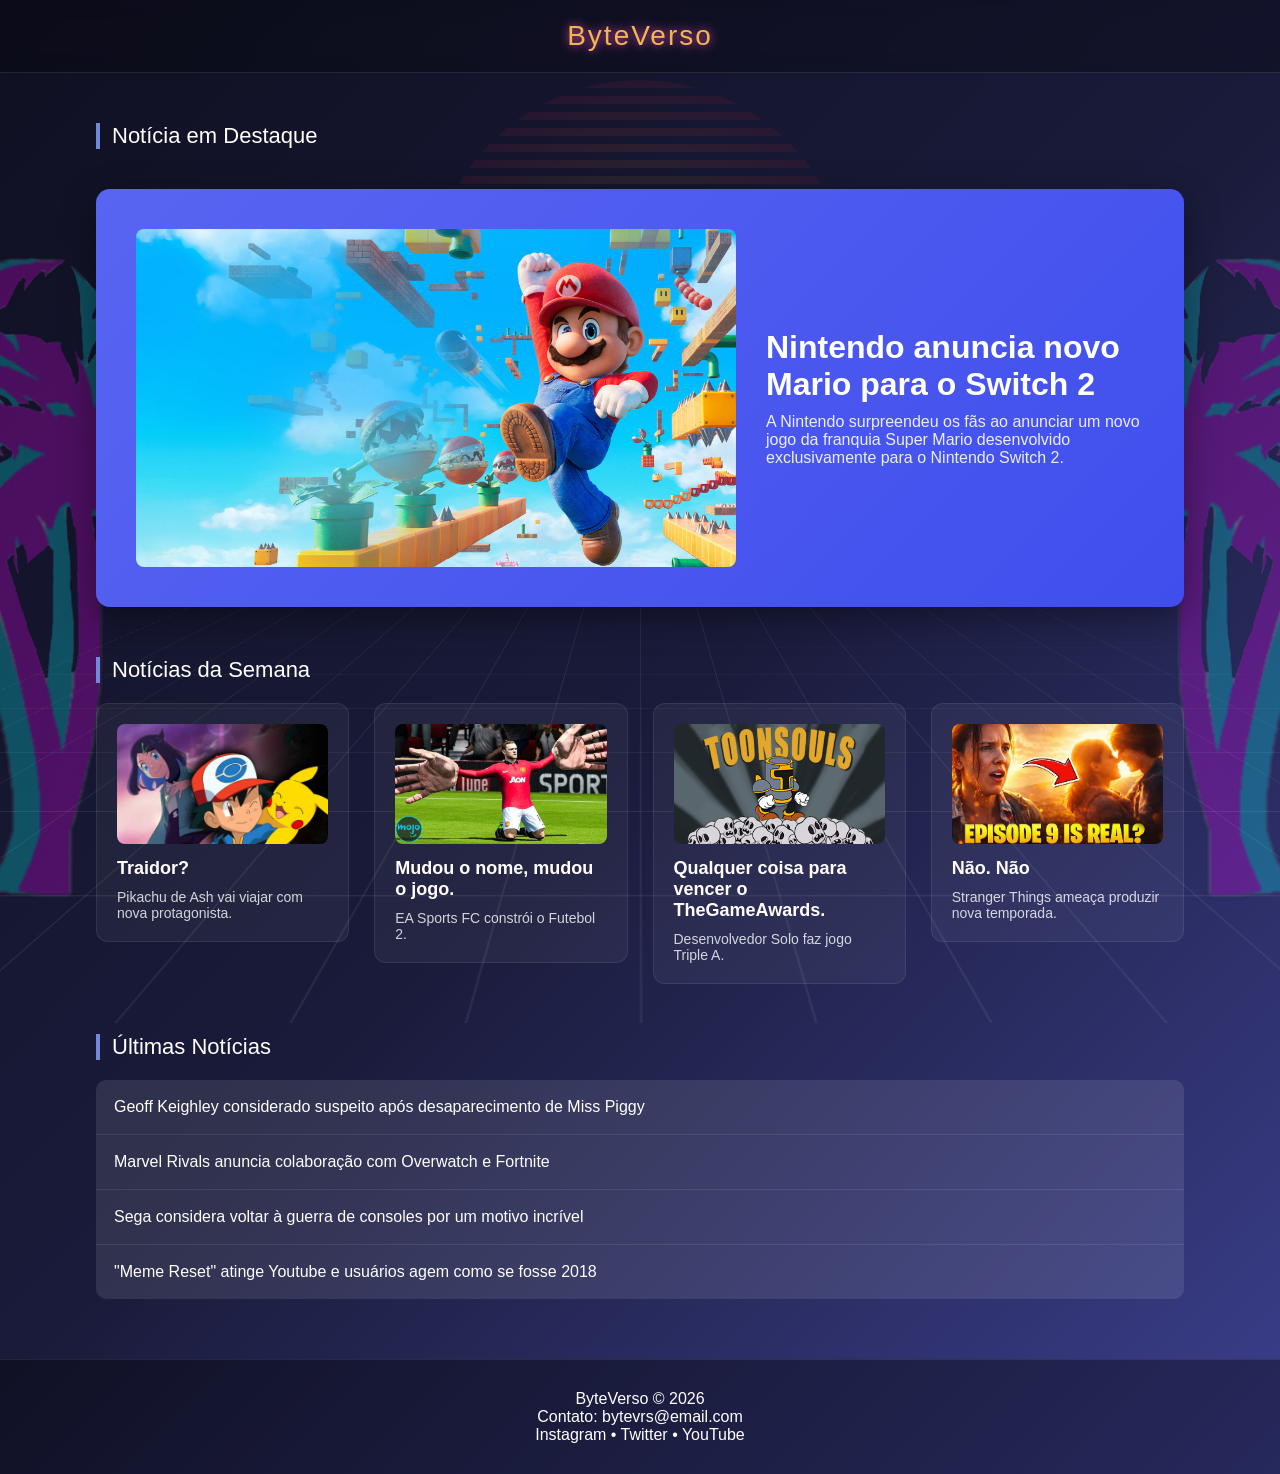
<file: index.html>
<!DOCTYPE html>
<html lang="pt-br">
<head>
    <meta charset="UTF-8">
    <meta name="viewport" content="width=device-width, initial-scale=1.0">
    <title>ByteVerso</title>
    <link rel="icon" href="imagens/sol.png">
    <link rel="stylesheet" href="css/style.css">
</head>
<body>
    <img src="imagens/palmeiras.png" class="palmeira-esquerda"></div>
    <img src="imagens/palmeiras.png" class="palmeira-direita"></div>
    <header>
        <div class="conteudo-header">
            <div class="logo">ByteVerso</div>
            </div>
    </header>
    <main class="container">
        <h2 class="titulo-sessao">Notícia em Destaque</h2>
    <a href="mario.html">
        <section class="noticia-main">
        <article class="noticia-destaque">
            <img class="imagem-main" src="imagens/mario.jpg" alt="Imagem do personagem Mário pulando rodeado por adereços da franquia">
            <div class="texto-main">
            <h1>Nintendo anuncia novo Mario para o Switch 2</h1>
            <p>A Nintendo surpreendeu os fãs ao anunciar um novo jogo da franquia Super Mario desenvolvido exclusivamente para o Nintendo Switch 2.</p>
            </div>
        </article>
    </section>
    </a>
    <section>
    <h2 class="titulo-sessao">Notícias da Semana</h2>
        <div class="grade">
            <a href="pokemon.html"><article class="card">
                <img src="imagens/pokemon.jpg" alt="Montagem do Ash, seu pokemon Pikachu e a nova protagonista do anime.">
                <h3>Traidor?</h3>
                <p>Pikachu de Ash vai viajar com nova protagonista.</p>
            </article></a>
            <a href="fifa.html"><article class="card">
                <img src="imagens/fifa.jpg" alt="Um jogador de futebol com mãos enormes.">
                <h3>Mudou o nome, mudou o jogo.</h3>
                <p>EA Sports FC constrói o Futebol 2.</p>
            </article></a>
            <a href="indie.html"><article class="card">
                <img src="imagens/toonsouls.jpg" alt="Cavaleiro de desenho animado em cima de caveiras">
                <h3>Qualquer coisa para vencer o TheGameAwards.</h3>
                <p>Desenvolvedor Solo faz jogo Triple A.</p>
            </article></a>
            <a href="st.html"><article class="card">
                <img src="imagens/st.png" alt="Montagem de Eleven de Stranger Things com a legenda: Episódio 9 é real?">
                <h3>Não. Não</h3>
                <p>Stranger Things ameaça produzir nova temporada.</p>
            </article></a>
        </div>
    </section>
    <section>
        <h2 class="titulo-sessao">Últimas Notícias</h2>
        <ul class="recente">
            <li><a href="geoff.html">Geoff Keighley considerado suspeito após desaparecimento de Miss Piggy</a></li>
            <li><a href="colaboracao.html">Marvel Rivals anuncia colaboração com Overwatch e Fortnite</a></li>
            <li><a href="sega.html">Sega considera voltar à guerra de consoles por um motivo incrível</a></li>
            <li><a href="memereset.html">"Meme Reset" atinge Youtube e usuários agem como se fosse 2018</a></li>
        </ul>
    </section>
    </main>
    <footer>
    <p>ByteVerso © 2026</p>
    <p>Contato: bytevrs@email.com</p>
    <p>Instagram • Twitter • YouTube</p>
    </footer>
</body>
</html>
</file>
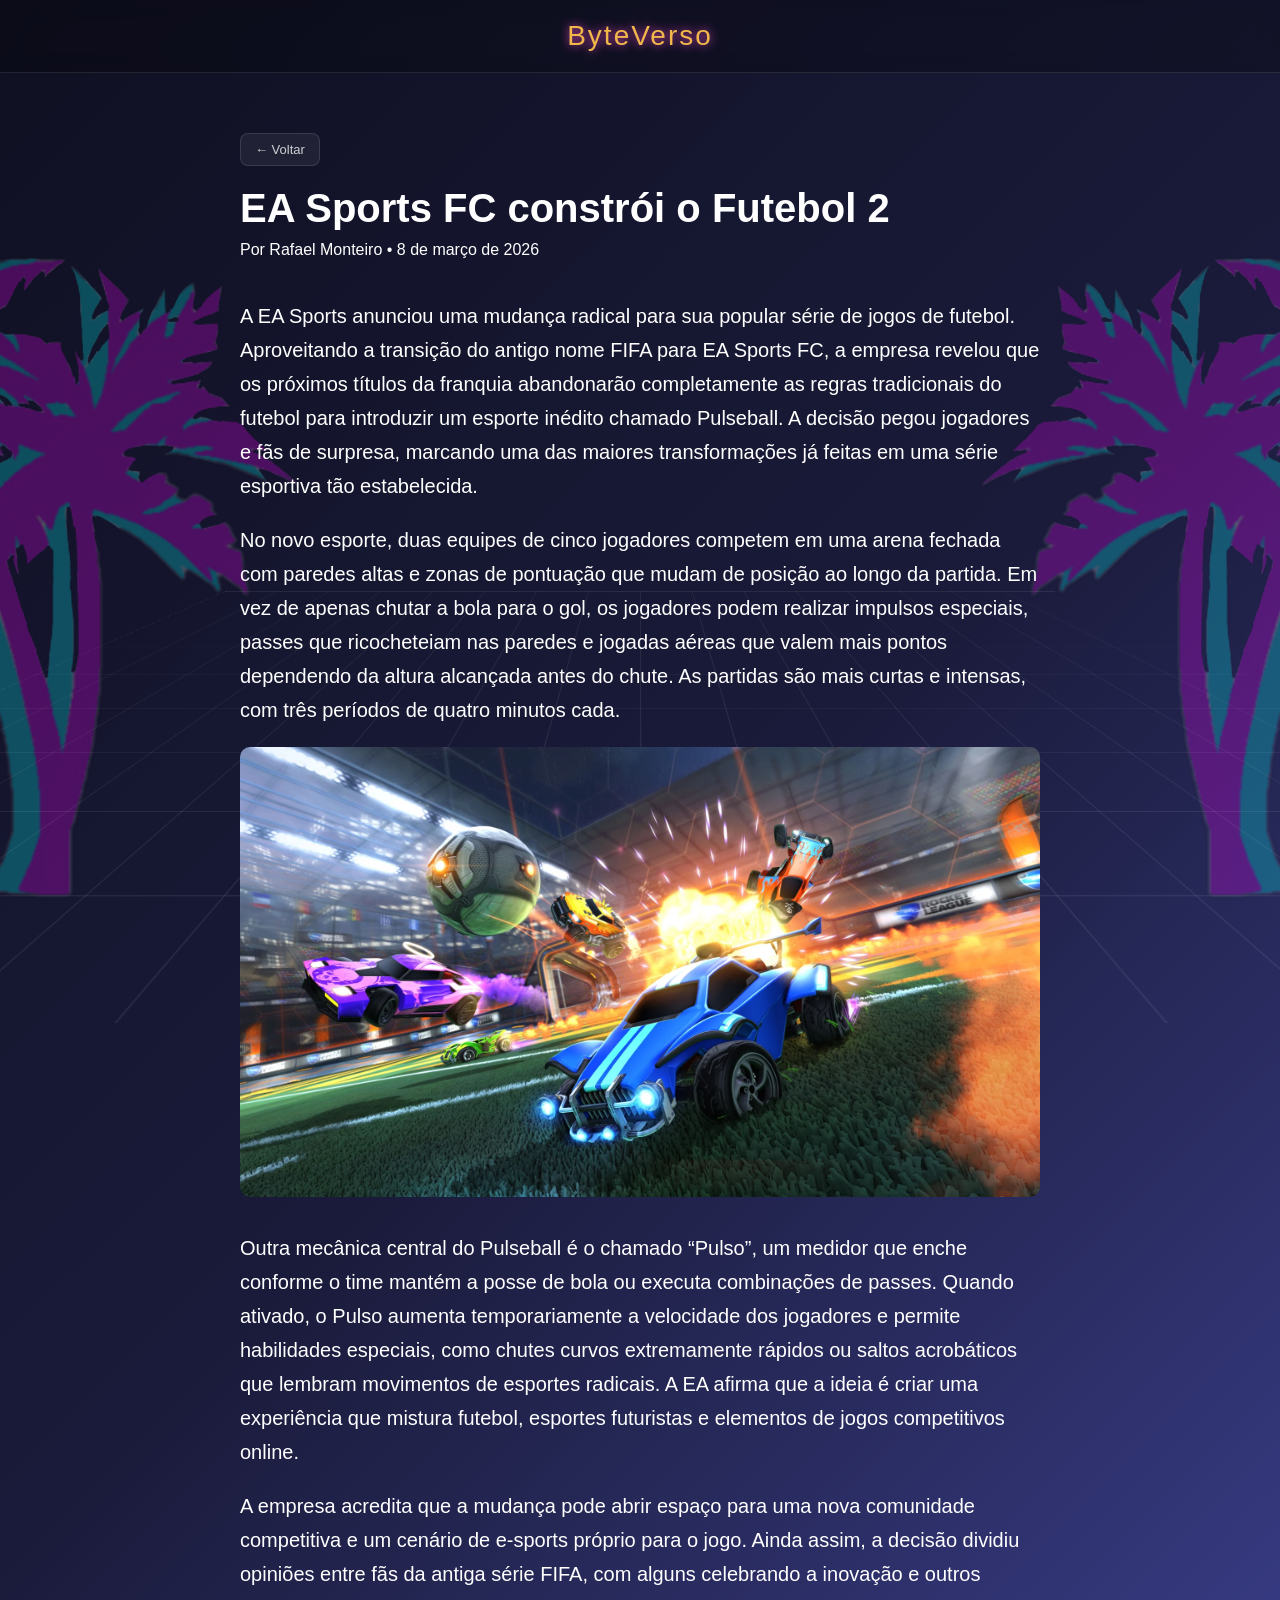
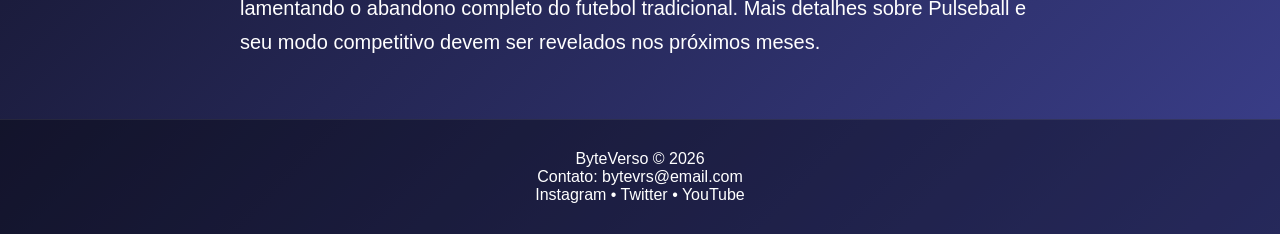
<file: fifa.html>
<!DOCTYPE html>
<html lang="en">
<head>
    <meta charset="UTF-8">
    <meta name="viewport" content="width=device-width, initial-scale=1.0">
    <title>EA Sports FC MUDOU | ByteVerso</title>
    <link rel="icon" href="imagens/sol.png">
    <link rel="stylesheet" href="css/style.css">
    <style>body::before{opacity: 0;}</style>
</head>
<body>
    <img src="imagens/palmeiras.png" class="palmeira-esquerda"></div>
    <img src="imagens/palmeiras.png" class="palmeira-direita"></div>
    <header>
        <div class="conteudo-header">
            <div class="logo">ByteVerso</div>
        </div>
    </header>
    <main class="container">
        <article class="pagina-noticia">
            <a href="index.html" class="botao-voltar">← Voltar</a>
            <h1 class="titulo-noticia">EA Sports FC constrói o Futebol 2</h1>
            <p class="info-noticia"> Por
            <span class="autor">Rafael Monteiro</span> • 
            <date class="data">8 de março de 2026 </date>
            </p>

            <div class="conteudo-noticia">
                <p class="primeiro-paragrafo">A EA Sports anunciou uma mudança radical para sua popular série de jogos de futebol. Aproveitando a transição do antigo nome FIFA para EA Sports FC, a empresa revelou que os próximos títulos da franquia abandonarão completamente as regras tradicionais do futebol para introduzir um esporte inédito chamado Pulseball. A decisão pegou jogadores e fãs de surpresa, marcando uma das maiores transformações já feitas em uma série esportiva tão estabelecida.</p>
                <p>No novo esporte, duas equipes de cinco jogadores competem em uma arena fechada com paredes altas e zonas de pontuação que mudam de posição ao longo da partida. Em vez de apenas chutar a bola para o gol, os jogadores podem realizar impulsos especiais, passes que ricocheteiam nas paredes e jogadas aéreas que valem mais pontos dependendo da altura alcançada antes do chute. As partidas são mais curtas e intensas, com três períodos de quatro minutos cada.</p>

                <img src="imagens/fifa.webp" alt="Jogo de futebol com carros com uma explosão de fundo." class="imagem-noticia">

                <p>Outra mecânica central do Pulseball é o chamado “Pulso”, um medidor que enche conforme o time mantém a posse de bola ou executa combinações de passes. Quando ativado, o Pulso aumenta temporariamente a velocidade dos jogadores e permite habilidades especiais, como chutes curvos extremamente rápidos ou saltos acrobáticos que lembram movimentos de esportes radicais. A EA afirma que a ideia é criar uma experiência que mistura futebol, esportes futuristas e elementos de jogos competitivos online.</p>
                <p>A empresa acredita que a mudança pode abrir espaço para uma nova comunidade competitiva e um cenário de e-sports próprio para o jogo. Ainda assim, a decisão dividiu opiniões entre fãs da antiga série FIFA, com alguns celebrando a inovação e outros lamentando o abandono completo do futebol tradicional. Mais detalhes sobre Pulseball e seu modo competitivo devem ser revelados nos próximos meses.</p>
            </div>

        </article>
    </main>
    <footer>
        <p>ByteVerso © 2026</p>
        <p>Contato: bytevrs@email.com</p>
        <p>Instagram • Twitter • YouTube</p>
    </footer>
</body>
</html>
</file>
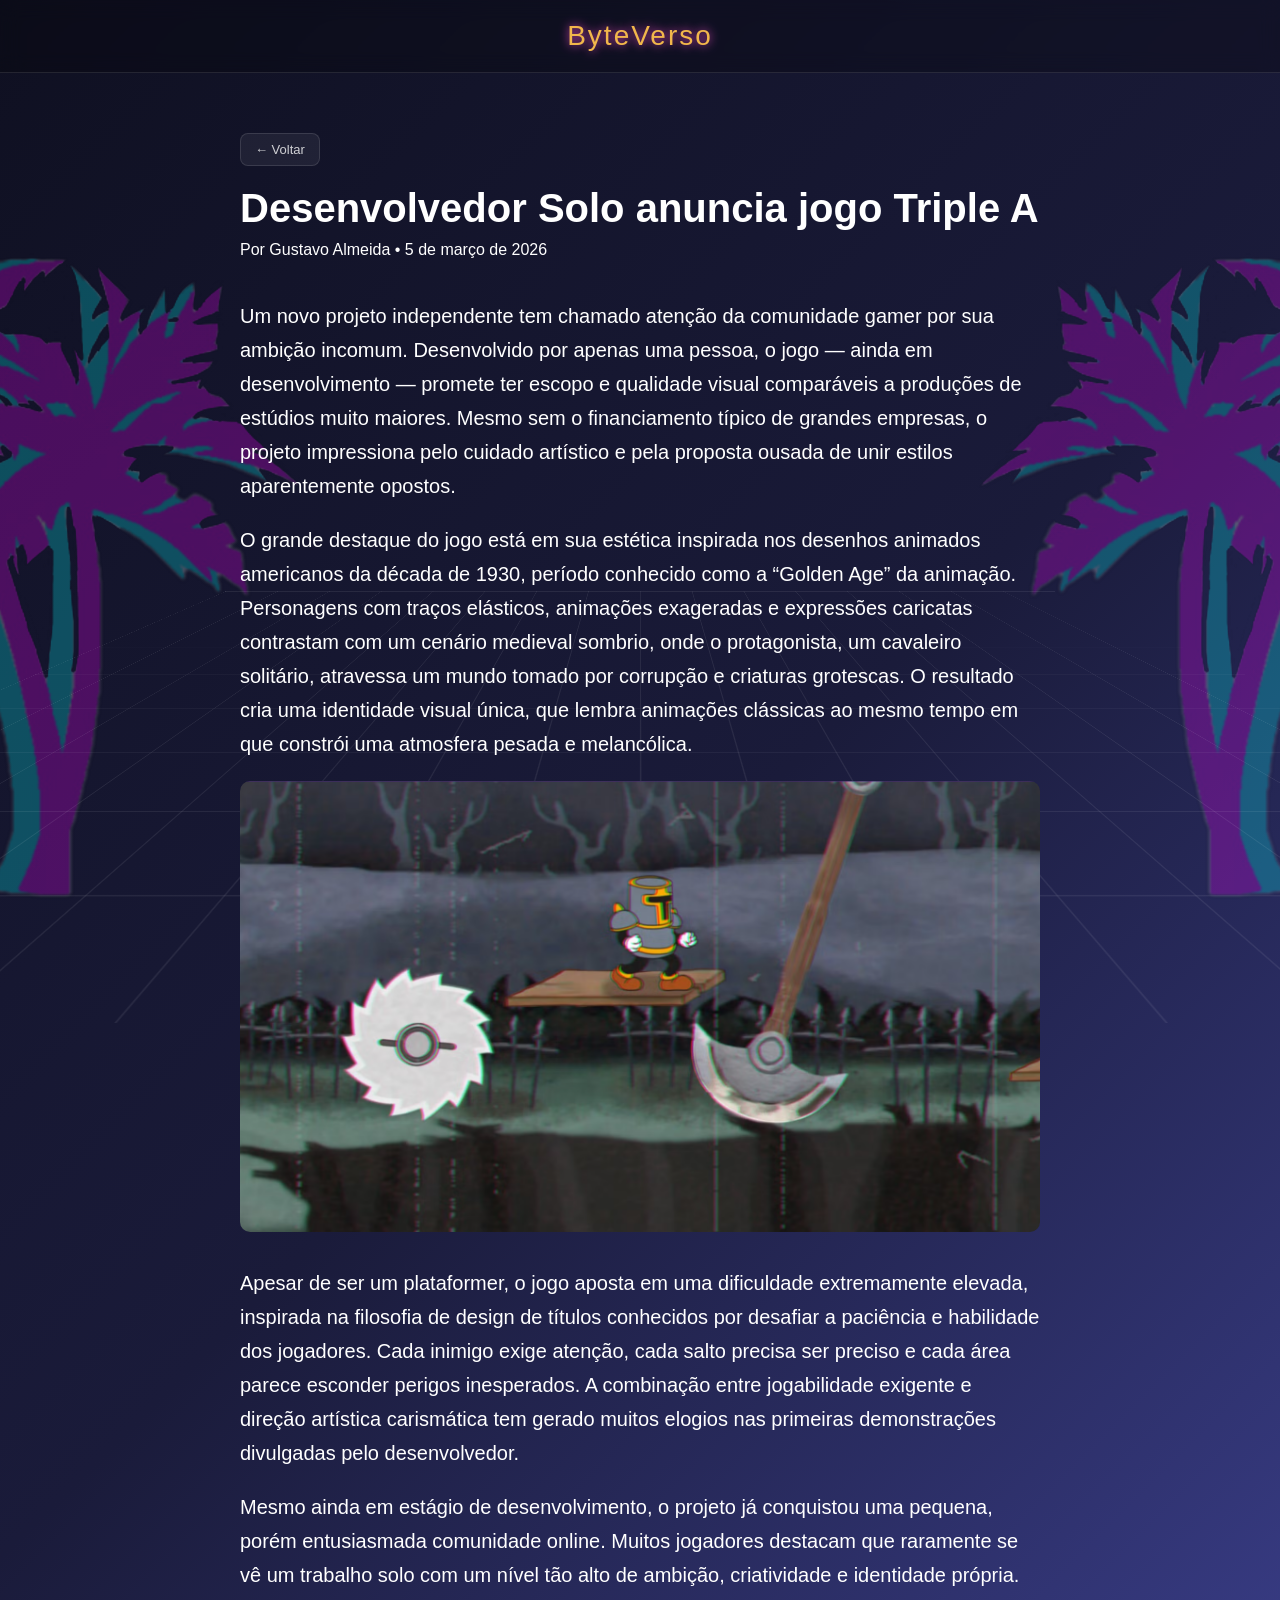
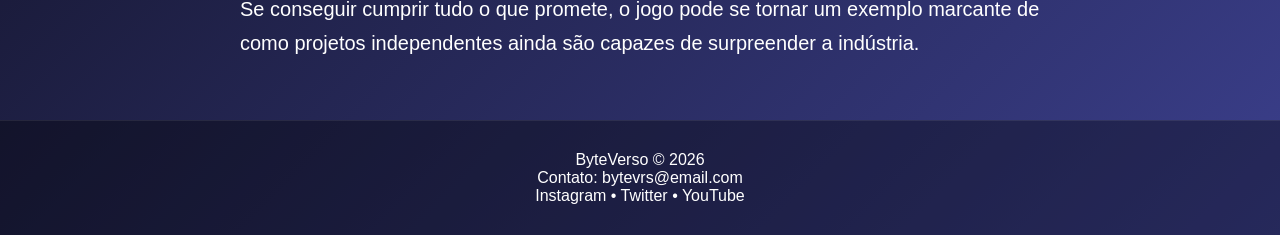
<file: indie.html>
<!DOCTYPE html>
<html lang="en">
<head>
    <meta charset="UTF-8">
    <meta name="viewport" content="width=device-width, initial-scale=1.0">
    <title>É Indie ou Triple A? | ByteVerso</title>
    <link rel="icon" href="imagens/sol.png">
    <link rel="stylesheet" href="css/style.css">
    <style>body::before{opacity: 0;}</style>
</head>
<body>
    <img src="imagens/palmeiras.png" class="palmeira-esquerda"></div>
    <img src="imagens/palmeiras.png" class="palmeira-direita"></div>
    <header>
        <div class="conteudo-header">
            <div class="logo">ByteVerso</div>
        </div>
    </header>
    <main class="container">
        <article class="pagina-noticia">
            <a href="index.html" class="botao-voltar">← Voltar</a>
            <h1 class="titulo-noticia">Desenvolvedor Solo anuncia jogo Triple A</h1>
            <p class="info-noticia"> Por
            <span class="autor">Gustavo Almeida</span> • 
            <date class="data">5 de março de 2026</date>
            </p>

            <div class="conteudo-noticia">
                <p class="primeiro-paragrafo">Um novo projeto independente tem chamado atenção da comunidade gamer por sua ambição incomum. Desenvolvido por apenas uma pessoa, o jogo — ainda em desenvolvimento — promete ter escopo e qualidade visual comparáveis a produções de estúdios muito maiores. Mesmo sem o financiamento típico de grandes empresas, o projeto impressiona pelo cuidado artístico e pela proposta ousada de unir estilos aparentemente opostos.</p>
                <p>O grande destaque do jogo está em sua estética inspirada nos desenhos animados americanos da década de 1930, período conhecido como a “Golden Age” da animação. Personagens com traços elásticos, animações exageradas e expressões caricatas contrastam com um cenário medieval sombrio, onde o protagonista, um cavaleiro solitário, atravessa um mundo tomado por corrupção e criaturas grotescas. O resultado cria uma identidade visual única, que lembra animações clássicas ao mesmo tempo em que constrói uma atmosfera pesada e melancólica.</p>

                <img src="imagens/indie.png" alt="Jogo de um caveleiro em plataformas com armadilhas em volta" class="imagem-noticia">

                <p>Apesar de ser um plataformer, o jogo aposta em uma dificuldade extremamente elevada, inspirada na filosofia de design de títulos conhecidos por desafiar a paciência e habilidade dos jogadores. Cada inimigo exige atenção, cada salto precisa ser preciso e cada área parece esconder perigos inesperados. A combinação entre jogabilidade exigente e direção artística carismática tem gerado muitos elogios nas primeiras demonstrações divulgadas pelo desenvolvedor.</p>
                <p>Mesmo ainda em estágio de desenvolvimento, o projeto já conquistou uma pequena, porém entusiasmada comunidade online. Muitos jogadores destacam que raramente se vê um trabalho solo com um nível tão alto de ambição, criatividade e identidade própria. Se conseguir cumprir tudo o que promete, o jogo pode se tornar um exemplo marcante de como projetos independentes ainda são capazes de surpreender a indústria.</p>
            </div>

        </article>
    </main>
    <footer>
        <p>ByteVerso © 2026</p>
        <p>Contato: bytevrs@email.com</p>
        <p>Instagram • Twitter • YouTube</p>
    </footer>
</body>
</html>
</file>
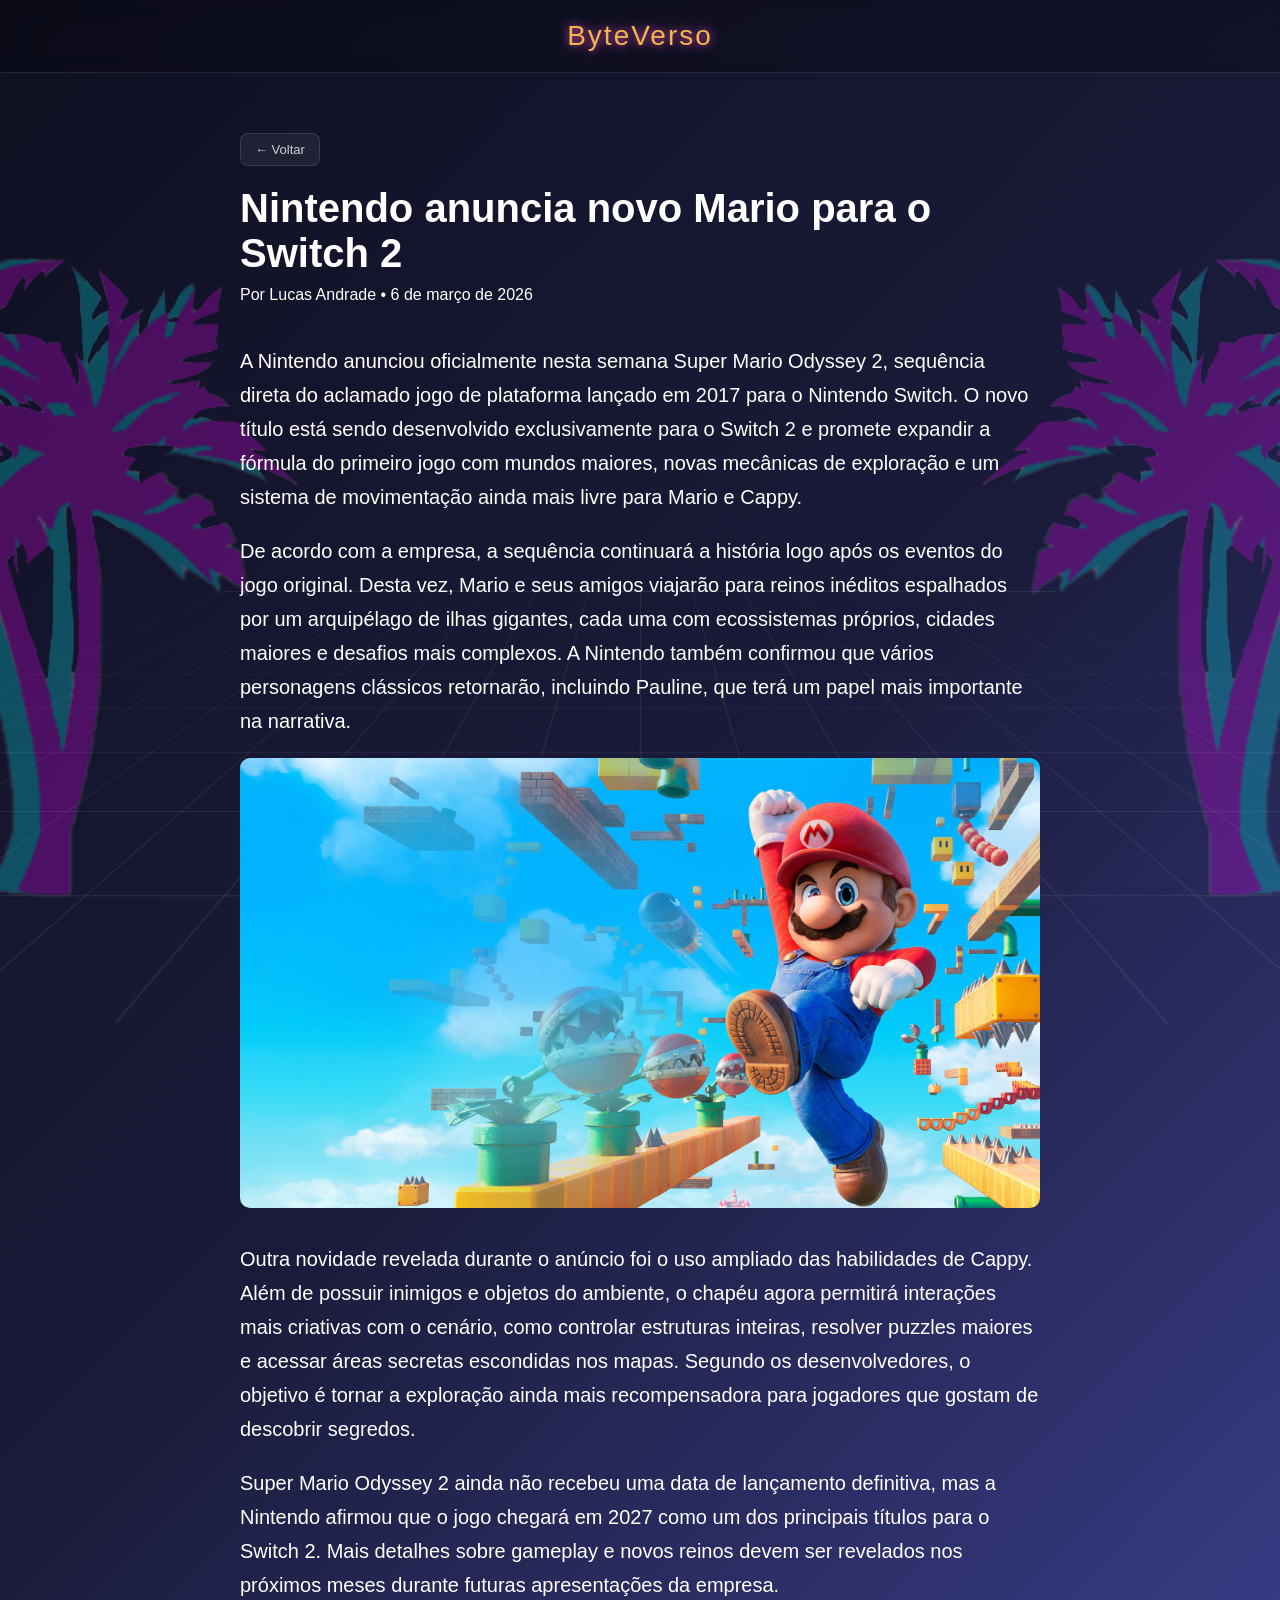
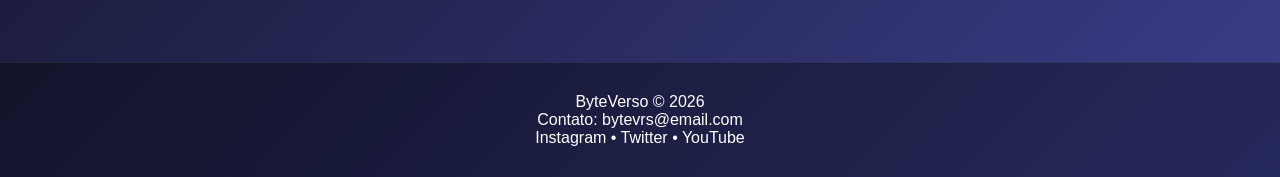
<file: mario.html>
<!DOCTYPE html>
<html lang="en">
<head>
    <meta charset="UTF-8">
    <meta name="viewport" content="width=device-width, initial-scale=1.0">
    <title>Mario no Switch 2 | ByteVerso</title>
    <link rel="icon" href="imagens/sol.png">
    <link rel="stylesheet" href="css/style.css">
    <style>body::before{opacity: 0;}</style>
</head>
<body>
    <img src="imagens/palmeiras.png" class="palmeira-esquerda"></div>
    <img src="imagens/palmeiras.png" class="palmeira-direita"></div>
    <header>
        <div class="conteudo-header">
            <div class="logo">ByteVerso</div>
        </div>
    </header>
    <main class="container">

        <article class="pagina-noticia">
            <a href="index.html" class="botao-voltar">← Voltar</a>
            <h1 class="titulo-noticia">Nintendo anuncia novo Mario para o Switch 2</h1>
            <p class="info-noticia"> Por
            <span class="autor">Lucas Andrade</span> • 
            <date class="data">6 de março de 2026</date>
            </p>

            <div class="conteudo-noticia">
                <p class="primeiro-paragrafo">A Nintendo anunciou oficialmente nesta semana Super Mario Odyssey 2, sequência direta do aclamado jogo de plataforma lançado em 2017 para o Nintendo Switch. O novo título está sendo desenvolvido exclusivamente para o Switch 2 e promete expandir a fórmula do primeiro jogo com mundos maiores, novas mecânicas de exploração e um sistema de movimentação ainda mais livre para Mario e Cappy.</p>
                <p>De acordo com a empresa, a sequência continuará a história logo após os eventos do jogo original. Desta vez, Mario e seus amigos viajarão para reinos inéditos espalhados por um arquipélago de ilhas gigantes, cada uma com ecossistemas próprios, cidades maiores e desafios mais complexos. A Nintendo também confirmou que vários personagens clássicos retornarão, incluindo Pauline, que terá um papel mais importante na narrativa.</p>

                <img src="imagens/mario.jpg" alt="Imagem do personagem Mário pulando rodeado por adereços da franquia" class="imagem-noticia">

                <p>Outra novidade revelada durante o anúncio foi o uso ampliado das habilidades de Cappy. Além de possuir inimigos e objetos do ambiente, o chapéu agora permitirá interações mais criativas com o cenário, como controlar estruturas inteiras, resolver puzzles maiores e acessar áreas secretas escondidas nos mapas. Segundo os desenvolvedores, o objetivo é tornar a exploração ainda mais recompensadora para jogadores que gostam de descobrir segredos.</p>
                <p>Super Mario Odyssey 2 ainda não recebeu uma data de lançamento definitiva, mas a Nintendo afirmou que o jogo chegará em 2027 como um dos principais títulos para o Switch 2. Mais detalhes sobre gameplay e novos reinos devem ser revelados nos próximos meses durante futuras apresentações da empresa.</p>
            </div>

        </article>
    </main>
    <footer>
        <p>ByteVerso © 2026</p>
        <p>Contato: bytevrs@email.com</p>
        <p>Instagram • Twitter • YouTube</p>
    </footer>
</body>
</html>
</file>
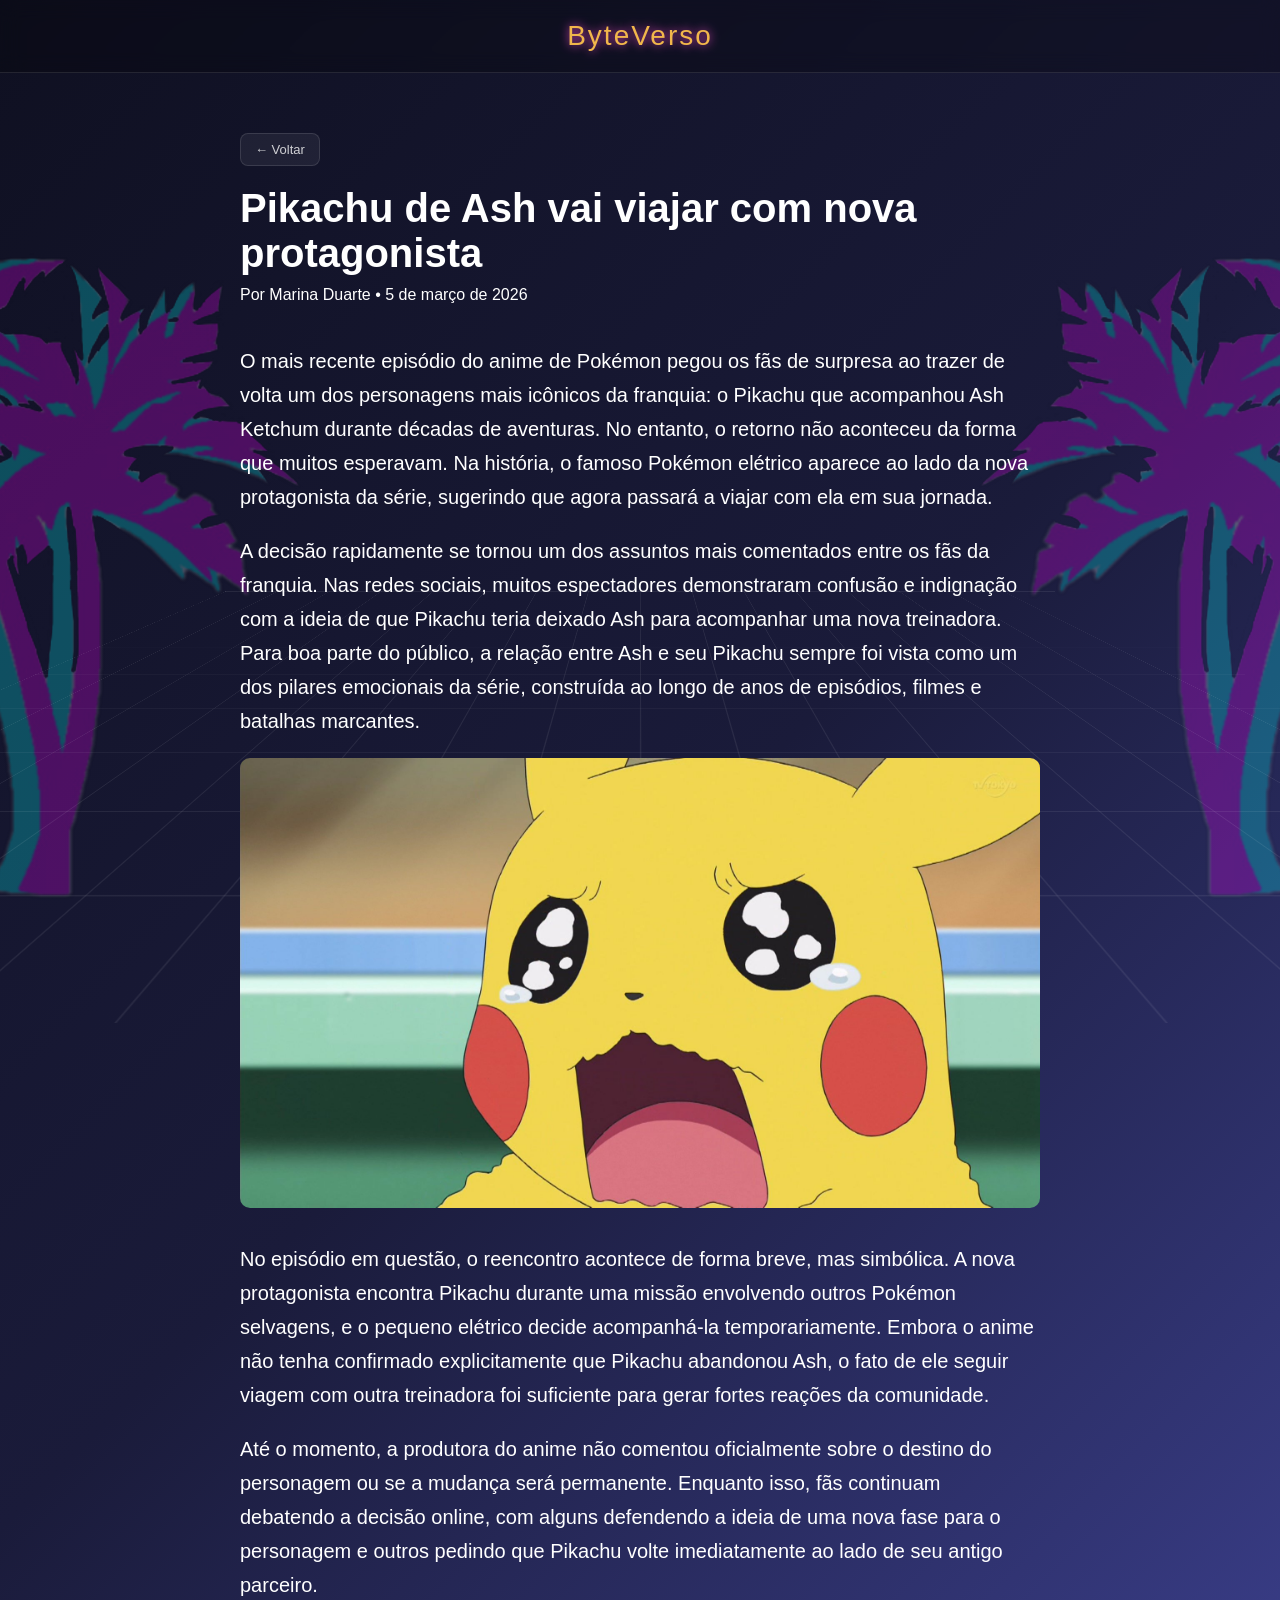
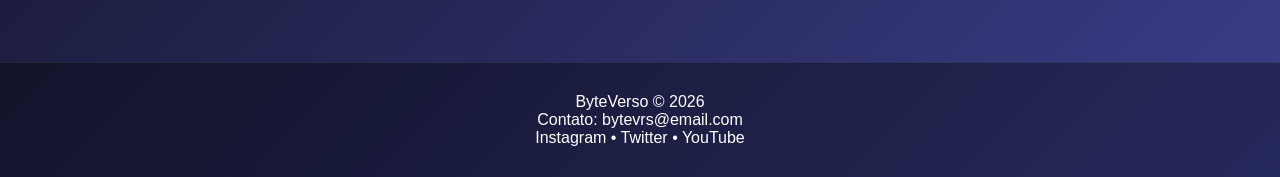
<file: pokemon.html>
<!DOCTYPE html>
<html lang="en">
<head>
    <meta charset="UTF-8">
    <meta name="viewport" content="width=device-width, initial-scale=1.0">
    <title>Pikachu está de volta | ByteVerso</title>
    <link rel="icon" href="imagens/sol.png">
    <link rel="stylesheet" href="css/style.css">
    <style>body::before{opacity: 0;}</style>
</head>
<body>
    <img src="imagens/palmeiras.png" class="palmeira-esquerda"></div>
    <img src="imagens/palmeiras.png" class="palmeira-direita"></div>
    <header>
        <div class="conteudo-header">
            <div class="logo">ByteVerso</div>
        </div>
    </header>
    <main class="container">
        <article class="pagina-noticia">
            <a href="index.html" class="botao-voltar">← Voltar</a>
            <h1 class="titulo-noticia">Pikachu de Ash vai viajar com nova protagonista</h1>
            <p class="info-noticia"> Por
            <span class="autor">Marina Duarte</span> • 
            <date class="data">5 de março de 2026</date>
            </p>

            <div class="conteudo-noticia">
                <p class="primeiro-paragrafo">O mais recente episódio do anime de Pokémon pegou os fãs de surpresa ao trazer de volta um dos personagens mais icônicos da franquia: o Pikachu que acompanhou Ash Ketchum durante décadas de aventuras. No entanto, o retorno não aconteceu da forma que muitos esperavam. Na história, o famoso Pokémon elétrico aparece ao lado da nova protagonista da série, sugerindo que agora passará a viajar com ela em sua jornada.</p>
                <p>A decisão rapidamente se tornou um dos assuntos mais comentados entre os fãs da franquia. Nas redes sociais, muitos espectadores demonstraram confusão e indignação com a ideia de que Pikachu teria deixado Ash para acompanhar uma nova treinadora. Para boa parte do público, a relação entre Ash e seu Pikachu sempre foi vista como um dos pilares emocionais da série, construída ao longo de anos de episódios, filmes e batalhas marcantes.</p>

                <img src="imagens/pokemon2.jpg" alt="Pikachu frustrado e chorando." class="imagem-noticia">

                <p>No episódio em questão, o reencontro acontece de forma breve, mas simbólica. A nova protagonista encontra Pikachu durante uma missão envolvendo outros Pokémon selvagens, e o pequeno elétrico decide acompanhá-la temporariamente. Embora o anime não tenha confirmado explicitamente que Pikachu abandonou Ash, o fato de ele seguir viagem com outra treinadora foi suficiente para gerar fortes reações da comunidade.</p>
                <p>Até o momento, a produtora do anime não comentou oficialmente sobre o destino do personagem ou se a mudança será permanente. Enquanto isso, fãs continuam debatendo a decisão online, com alguns defendendo a ideia de uma nova fase para o personagem e outros pedindo que Pikachu volte imediatamente ao lado de seu antigo parceiro.</p>
            </div>

        </article>
    </main>
    <footer>
        <p>ByteVerso © 2026</p>
        <p>Contato: bytevrs@email.com</p>
        <p>Instagram • Twitter • YouTube</p>
    </footer>
</body>
</html>
</file>
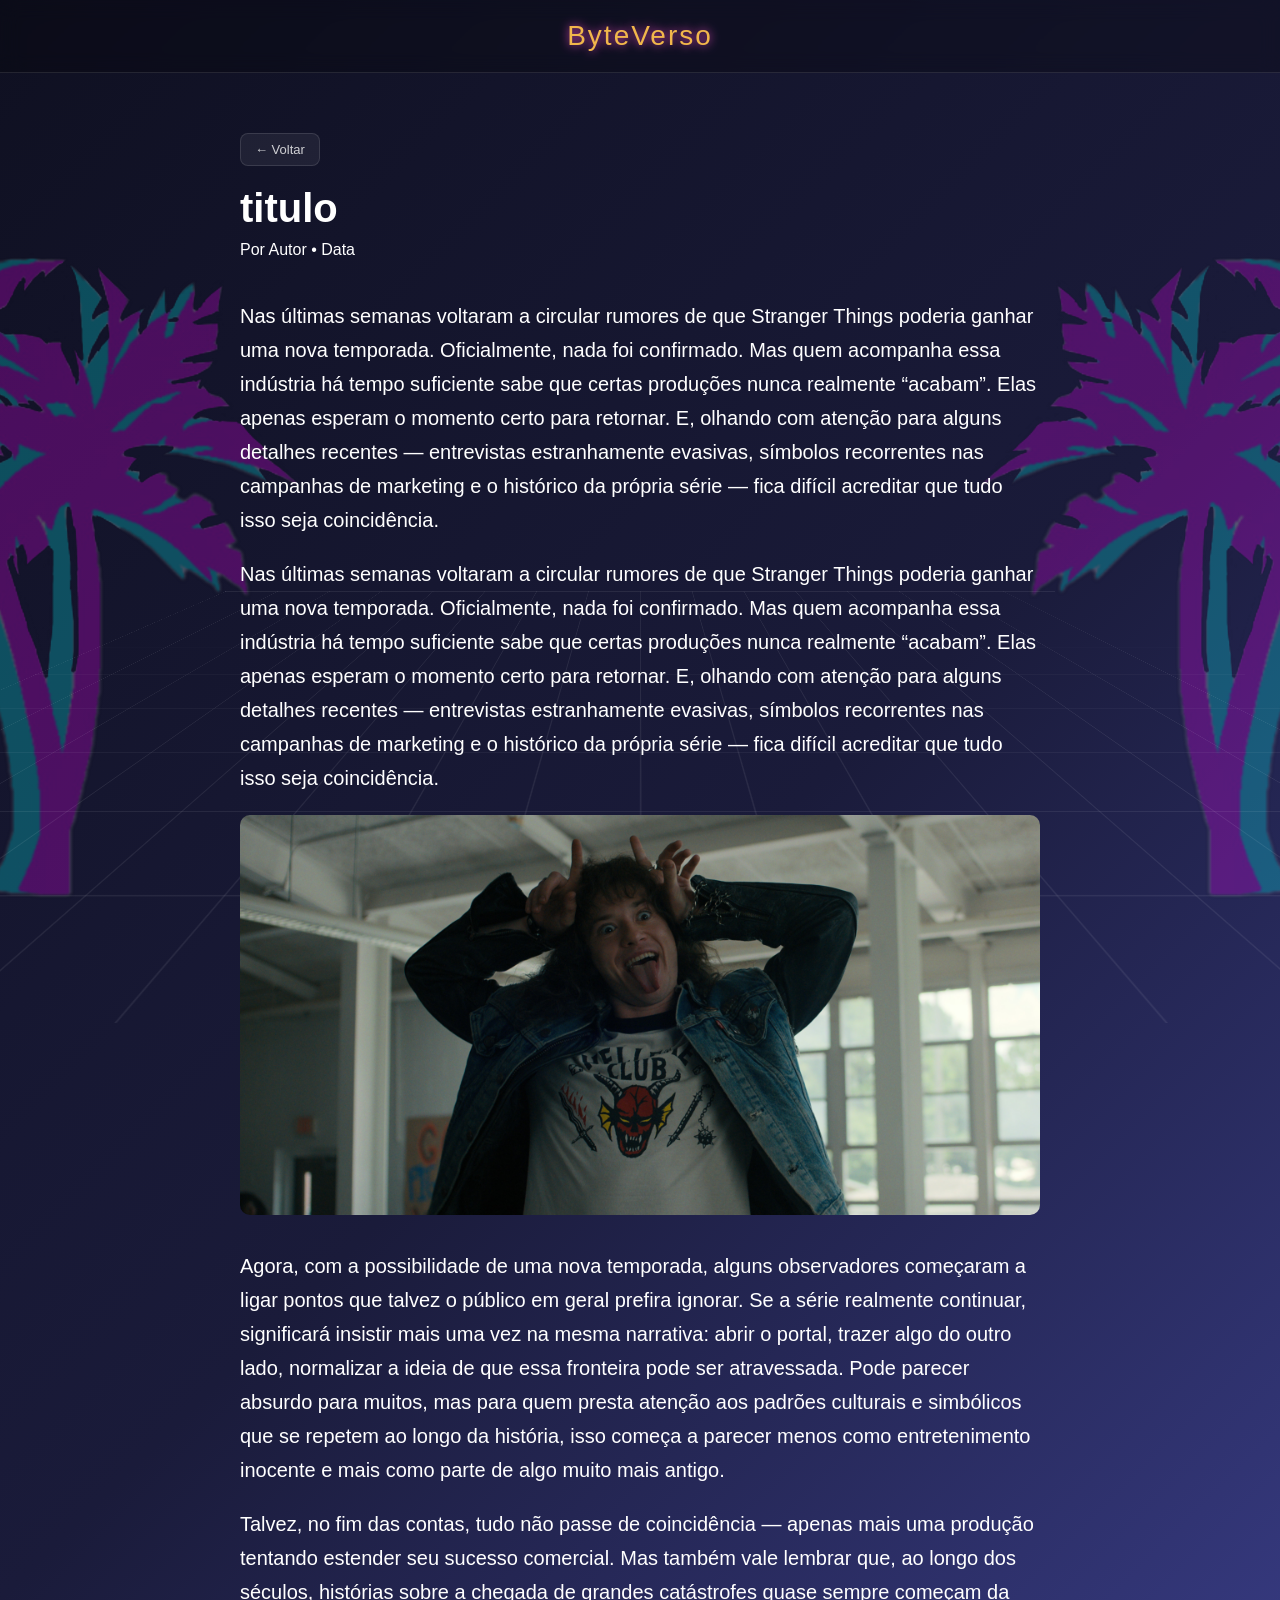
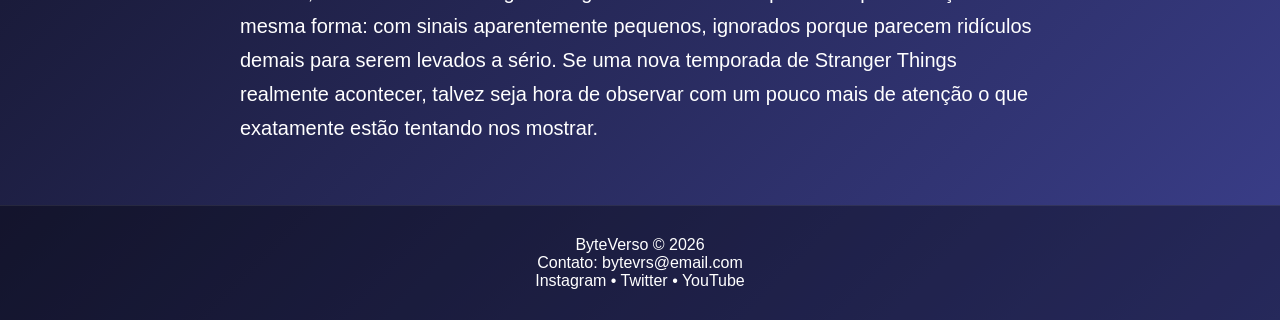
<file: st.html>
<!DOCTYPE html>
<html lang="en">
<head>
    <meta charset="UTF-8">
    <meta name="viewport" content="width=device-width, initial-scale=1.0">
    <title>Título notícia | ByteVerso</title>
    <link rel="icon" href="imagens/sol.png">
    <link rel="stylesheet" href="css/style.css">
    <style>body::before{opacity: 0;}</style>
</head>
<body>
    <img src="imagens/palmeiras.png" class="palmeira-esquerda"></div>
    <img src="imagens/palmeiras.png" class="palmeira-direita"></div>
    <header>
        <div class="conteudo-header">
            <div class="logo">ByteVerso</div>
        </div>
    </header>
    <main class="container">
        <article class="pagina-noticia">
            <a href="index.html" class="botao-voltar">← Voltar</a>
            <h1 class="titulo-noticia">titulo</h1>
            <p class="info-noticia"> Por
            <span class="autor">Autor</span> • 
            <date class="data">Data</date>
            </p>

            <div class="conteudo-noticia">
                <p class="primeiro-paragrafo">Nas últimas semanas voltaram a circular rumores de que Stranger Things poderia ganhar uma nova temporada. Oficialmente, nada foi confirmado. Mas quem acompanha essa indústria há tempo suficiente sabe que certas produções nunca realmente “acabam”. Elas apenas esperam o momento certo para retornar. E, olhando com atenção para alguns detalhes recentes — entrevistas estranhamente evasivas, símbolos recorrentes nas campanhas de marketing e o histórico da própria série — fica difícil acreditar que tudo isso seja coincidência.</p>
                <p>Nas últimas semanas voltaram a circular rumores de que Stranger Things poderia ganhar uma nova temporada. Oficialmente, nada foi confirmado. Mas quem acompanha essa indústria há tempo suficiente sabe que certas produções nunca realmente “acabam”. Elas apenas esperam o momento certo para retornar. E, olhando com atenção para alguns detalhes recentes — entrevistas estranhamente evasivas, símbolos recorrentes nas campanhas de marketing e o histórico da própria série — fica difícil acreditar que tudo isso seja coincidência.</p>

                <img src="imagens/strangerthings.jpg" alt="Eddie Moore de Stranger Things fazendo chifres com os dedos e a língua para fora." class="imagem-noticia">

                <p>Agora, com a possibilidade de uma nova temporada, alguns observadores começaram a ligar pontos que talvez o público em geral prefira ignorar. Se a série realmente continuar, significará insistir mais uma vez na mesma narrativa: abrir o portal, trazer algo do outro lado, normalizar a ideia de que essa fronteira pode ser atravessada. Pode parecer absurdo para muitos, mas para quem presta atenção aos padrões culturais e simbólicos que se repetem ao longo da história, isso começa a parecer menos como entretenimento inocente e mais como parte de algo muito mais antigo.</p>
                <p>Talvez, no fim das contas, tudo não passe de coincidência — apenas mais uma produção tentando estender seu sucesso comercial. Mas também vale lembrar que, ao longo dos séculos, histórias sobre a chegada de grandes catástrofes quase sempre começam da mesma forma: com sinais aparentemente pequenos, ignorados porque parecem ridículos demais para serem levados a sério. Se uma nova temporada de Stranger Things realmente acontecer, talvez seja hora de observar com um pouco mais de atenção o que exatamente estão tentando nos mostrar.</p>
            </div>

        </article>
    </main>
    <footer>
        <p>ByteVerso © 2026</p>
        <p>Contato: bytevrs@email.com</p>
        <p>Instagram • Twitter • YouTube</p>
    </footer>
</body>
</html>
</file>
<file: css/style.css>
*{
    margin: 0;
    padding: 0;
    box-sizing: border-box;
}

body{
    font-family: sans-serif;
    background: linear-gradient(135deg,#0f1021,#1a1b3a,#3b3f8c);
    color: white;
    min-height: 100vh;
    position: relative;
    overflow-x: hidden;
}

body::before{
content:"";
position:fixed;
top:80px;
left:50%;
transform:translateX(-50%);
width:420px;
height:420px;
border-radius:50%;

background:
radial-gradient(circle at center,
rgba(248, 224, 6, 0.35) 10%,
rgba(247, 3, 97, 0.25) 80%,
rgba(255, 251, 0, 0.1) 65%,
transparent 75%
);

mask-image: repeating-linear-gradient(
to bottom,
black 0px,
black 8px,
transparent 8px,
transparent 16px
);

opacity:0.30;
z-index:-1;
}

body::after{
content:"";
position:fixed;
bottom:-150px;
left:0;
width:100%;
height:80%;

background-image:
linear-gradient(rgba(255,255,255,0.08) 1px, transparent 1px),
linear-gradient(90deg, rgba(255,255,255,0.08) 1px, transparent 1px);

background-size:80px 80px;

opacity:0.95;

transform:perspective(600px) rotateX(65deg);

z-index:-1;
}

/* body::before e body::after feito com ajuda do chat gpt
para fazer o efeito de sol e a grade do site.
Apesar disso, tentei mexer nos valores para entender o que cada modificador faz*/

.palmeira-esquerda{
    position:fixed;
    bottom:0;
    left:-350px;
    height:80vh;
    opacity:0.25;
    pointer-events:none;
    z-index:-2;
}

.palmeira-direita{
    position:fixed;
    bottom:0;
    right:-350px;
    height:80vh;
    transform:scaleX(-1);
    opacity:0.25;
    pointer-events:none;
    z-index:-2;
}

.container{
    width: 85%;
    max-width: 1200px;
    margin: auto;
}

header{
    background: rgba(0,0,0,0.25);
    backdrop-filter: blur(10px);
    border-bottom: 1px solid rgba(255, 255, 255,0.1);
}

.conteudo-header{
    display: flex;
    justify-content:center;
    padding: 20px 0;
}

.logo{
    font-family: Impact, Haettenschweiler, 'Arial Narrow Bold', sans-serif;
    font-size: 28px;
    letter-spacing: 2px;
    color: #f1b74b;
    text-shadow: 0 0 10px rgb(235, 77, 195);
}

a{
    text-decoration: none;
    color: inherit;
    display: block;
}

.noticia-main{
    margin-top: 40px;
    background: linear-gradient(135deg,#5865f2,#404eed);
    border-radius: 14px;
    padding: 40px;
    box-shadow: 0 10px 35px rgba(0,0,0,0.4);
    transition: transform 0.25s ease, box-shadow 0.25s ease;
}

.noticia-main:hover{
    transform: scale(1.03);
    box-shadow: 0 15px 40px rgba(255,255,255,0.05);
    cursor: pointer;
    
}

.noticia-main h2{
    font-size: 32px;
    margin-bottom: 15px;
}

.noticia-main p{
    opacity: 0.9;
    font-size: 16px;
    max-width: 700px;
}

.noticia-destaque{
    display: flex;
    align-items: center;
    gap: 30px;
}

.imagem-main{
    width: 420px;
    border-radius: 8px;
    object-fit: cover;
}

.texto-main h1{
    font-size: 32px;
    margin-bottom: 10px;
}

.texto-main p{
    font-size: 16px;
    opacity: 0.9;
    max-width: 500px;
}

.titulo-sessao{
    margin-top: 50px;
    margin-bottom: 20px;
    font-size: 22px;
    font-weight: 500;
    border-left: 4px solid #7289da;
    padding-left: 12px;
}

.grade{
    display: grid;
    grid-template-columns: repeat(auto-fit, minmax(250px,1fr));
    gap: 25px;
}

.card{
    background: rgba(255,255,255,0.05);
    border: 1px solid rgba(255,255,255,0.08);
    padding: 20px;
    border-radius: 12px;
    transition: 0.25s;
    cursor: pointer;
}

.card:hover{
    transform: translateY(-6px);
    background: rgba(255,255,255,0.08);
    box-shadow: 0 8px 20px rgba(0,0,0,0.4);
}

.card img{
    width: 100%;
    height: 120px;
    object-fit:cover;
    border-radius: 8px;
    margin-bottom: 10px;
}

.card h3{
    margin-bottom: 10px;
    font-size: 18px;
}

.card p{
    opacity: 0.8;
    font-size: 14px;
}

.recente{
    margin-top: 20px;
    background: rgba(255, 255, 255,0.1);
    border-radius: 10px;
    overflow: hidden;
    list-style: none;
}

.recente li{
    padding: 18px;
    border-bottom: 1px solid rgba(255,255,255,0.08);
    transition: 0.2s;
}

.recente li:hover{
    background: rgba(255,255,255,0.07);
}

.recente li:last-child{
    border-bottom: none;
}

footer{
    margin-top: 60px;
    background: rgba(0,0,0,0.35);
    padding: 30px 0;
    text-align: center;
    border-top: 1px solid rgba(255,255,255,0.08);
}

.imagem-main{
    width: 600px;
}

.pagina-noticia{
    max-width: 800px;
    margin: 60px auto;
}

.titulo-noticia{
    font-size: 40px;
    margin-bottom: 10px;
}

.imagem-noticia{
    width: 100%;
    border-radius: 10px;
    margin-bottom: 30px;
}

.conteudo-noticia p{
    font-size: 20px;
    line-height: 1.7;
    margin-bottom: 20px;
}

.primeiro-paragrafo{
    margin-top: 40px;
}

.conteudo-noticia h2{
    margin-top: 35px;
    margin-bottom: 15px;
    font-size: 24px;
}

.botao-voltar{
    display: inline-block;
    margin-bottom: 20px;
    font-size: 13px;
    opacity: 0.8;
    padding: 8px 14px;
    border-radius: 8px;
    background: rgba(255,255,255,0.08);
    border: 1px solid rgba(255,255,255,0.15);
    transition: 0.2s;
}

.botao-voltar:hover{
    opacity: 1;
    background: rgba(255,255,255,0.15);
    transform: translateX(-3px);
}
</file>
